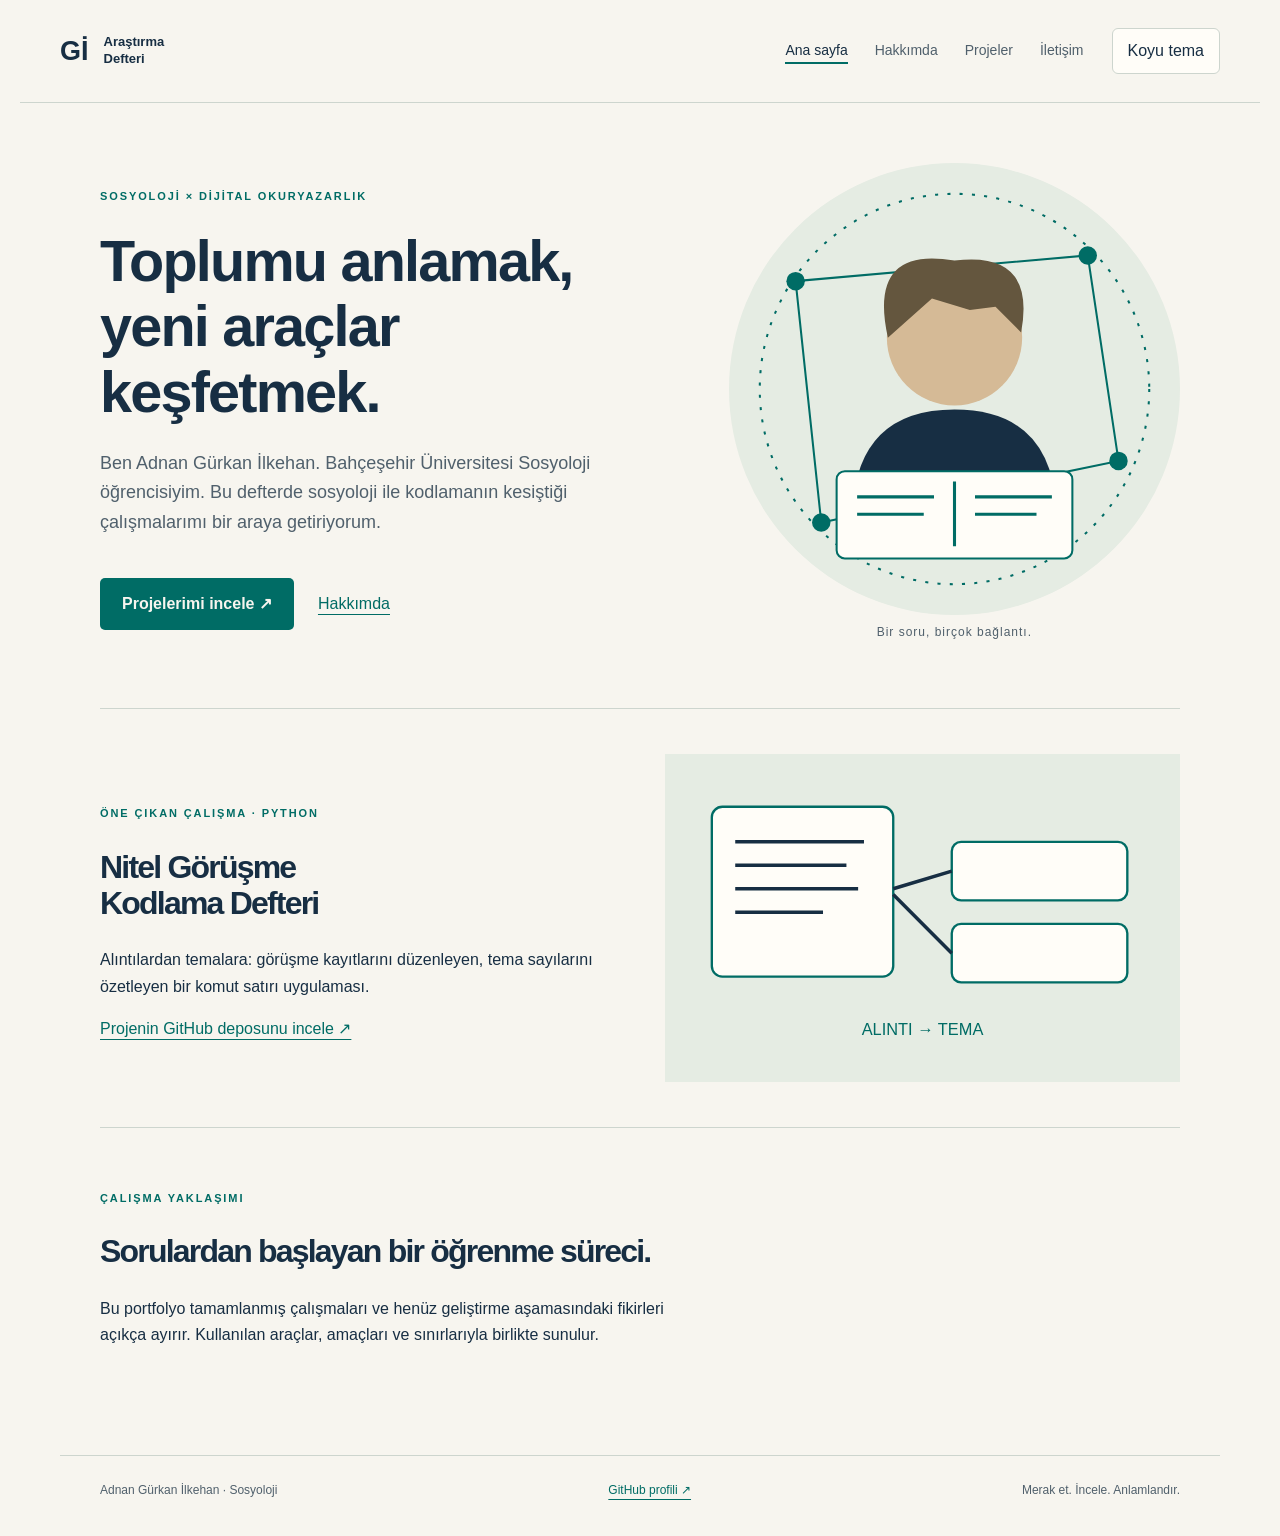
<file: index.html>
<!doctype html><html lang="tr"><head><meta charset="utf-8"><meta name="viewport" content="width=device-width, initial-scale=1"><meta name="description" content="Adnan Gürkan İlkehan'ın sosyoloji ve dijital çalışmalar portfolyosu."><title>Ana sayfa · Gürkan İlkehan</title><link rel="stylesheet" href="style.css"><script src="script.js" defer></script></head><body><a class="skip" href="#icerik">İçeriğe atla</a><header><a class="brand" href="index.html">Gİ<span>Araştırma Defteri</span></a><button class="menu" aria-expanded="false" aria-controls="gezinti" hidden>Menü</button><nav id="gezinti" aria-label="Ana gezinme"><a href="index.html" aria-current="page">Ana sayfa</a><a href="hakkimda.html">Hakkımda</a><a href="projeler.html">Projeler</a><a href="iletisim.html">İletişim</a></nav><button id="tema" type="button" aria-pressed="false" hidden>Koyu tema</button></header><main id="icerik"><section class="hero"><div><p class="eyebrow">SOSYOLOJİ × DİJİTAL OKURYAZARLIK</p><h1>Toplumu anlamak,<br>yeni araçlar keşfetmek.</h1><p class="lead">Ben Adnan Gürkan İlkehan. Bahçeşehir Üniversitesi Sosyoloji öğrencisiyim. Bu defterde sosyoloji ile kodlamanın kesiştiği çalışmalarımı bir araya getiriyorum.</p><a class="button" href="projeler.html">Projelerimi incele <span aria-hidden="true">↗</span></a><a class="textlink" href="hakkimda.html">Hakkımda</a></div><figure><img src="assets/avatar.svg" alt="Defter ve toplumsal bağlantılarla çevrelenmiş özgün insan avatarı" width="440" height="440"><figcaption>Bir soru, birçok bağlantı.</figcaption></figure></section><section class="feature"><div><p class="eyebrow">ÖNE ÇIKAN ÇALIŞMA · PYTHON</p><h2>Nitel Görüşme<br>Kodlama Defteri</h2><p>Alıntılardan temalara: görüşme kayıtlarını düzenleyen, tema sayılarını özetleyen bir komut satırı uygulaması.</p><a href="https://github.com/agi1505/sosyoloji-nitel-kodlama-defteri">Projenin GitHub deposunu incele ↗</a></div><img src="assets/kodlama.svg" alt="Kurgusal alıntıların eğitim ve eşitsizlik temalarına ayrılmasını gösteren şema" width="440" height="280"></section><section class="closing"><p class="eyebrow">ÇALIŞMA YAKLAŞIMI</p><h2>Sorulardan başlayan bir öğrenme süreci.</h2><p>Bu portfolyo tamamlanmış çalışmaları ve henüz geliştirme aşamasındaki fikirleri açıkça ayırır. Kullanılan araçlar, amaçları ve sınırlarıyla birlikte sunulur.</p></section></main><footer><span>Adnan Gürkan İlkehan · Sosyoloji</span><a href="https://github.com/agi1505">GitHub profili ↗</a><span>Merak et. İncele. Anlamlandır.</span></footer></body></html>
</file>
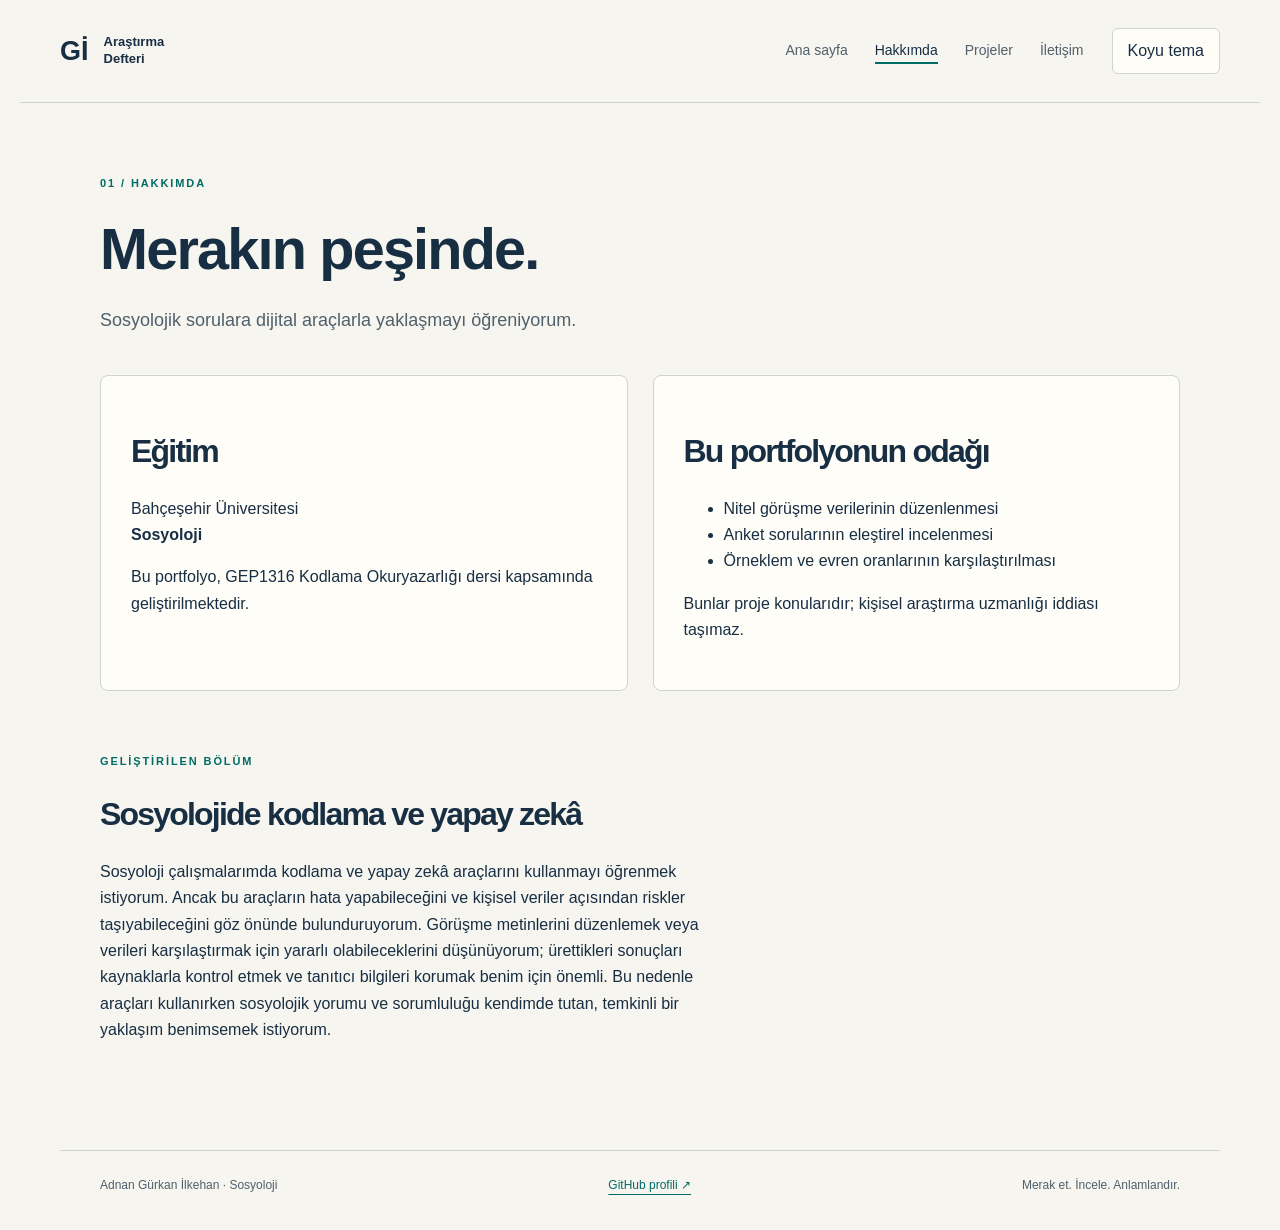
<file: hakkimda.html>
<!doctype html><html lang="tr"><head><meta charset="utf-8"><meta name="viewport" content="width=device-width, initial-scale=1"><meta name="description" content="Adnan Gürkan İlkehan'ın sosyoloji ve dijital çalışmalar portfolyosu."><title>Hakkımda · Gürkan İlkehan</title><link rel="stylesheet" href="style.css"><script src="script.js" defer></script></head><body><a class="skip" href="#icerik">İçeriğe atla</a><header><a class="brand" href="index.html">Gİ<span>Araştırma Defteri</span></a><button class="menu" aria-expanded="false" aria-controls="gezinti" hidden>Menü</button><nav id="gezinti" aria-label="Ana gezinme"><a href="index.html">Ana sayfa</a><a href="hakkimda.html" aria-current="page">Hakkımda</a><a href="projeler.html">Projeler</a><a href="iletisim.html">İletişim</a></nav><button id="tema" type="button" aria-pressed="false" hidden>Koyu tema</button></header><main id="icerik"><p class="eyebrow">01 / HAKKIMDA</p><h1>Merakın peşinde.</h1><p class="lead">Sosyolojik sorulara dijital araçlarla yaklaşmayı öğreniyorum.</p><div class="two"><section class="panel"><h2>Eğitim</h2><p>Bahçeşehir Üniversitesi<br><strong>Sosyoloji</strong></p><p>Bu portfolyo, GEP1316 Kodlama Okuryazarlığı dersi kapsamında geliştirilmektedir.</p></section><section class="panel"><h2>Bu portfolyonun odağı</h2><ul><li>Nitel görüşme verilerinin düzenlenmesi</li><li>Anket sorularının eleştirel incelenmesi</li><li>Örneklem ve evren oranlarının karşılaştırılması</li></ul><p>Bunlar proje konularıdır; kişisel araştırma uzmanlığı iddiası taşımaz.</p></section></div><section class="closing"><p class="eyebrow">GELİŞTİRİLEN BÖLÜM</p><h2>Sosyolojide kodlama ve yapay zekâ</h2><p>Sosyoloji çalışmalarımda kodlama ve yapay zekâ araçlarını kullanmayı öğrenmek istiyorum. Ancak bu araçların hata yapabileceğini ve kişisel veriler açısından riskler taşıyabileceğini göz önünde bulunduruyorum. Görüşme metinlerini düzenlemek veya verileri karşılaştırmak için yararlı olabileceklerini düşünüyorum; ürettikleri sonuçları kaynaklarla kontrol etmek ve tanıtıcı bilgileri korumak benim için önemli. Bu nedenle araçları kullanırken sosyolojik yorumu ve sorumluluğu kendimde tutan, temkinli bir yaklaşım benimsemek istiyorum.</p></section></main><footer><span>Adnan Gürkan İlkehan · Sosyoloji</span><a href="https://github.com/agi1505">GitHub profili ↗</a><span>Merak et. İncele. Anlamlandır.</span></footer></body></html>
</file>
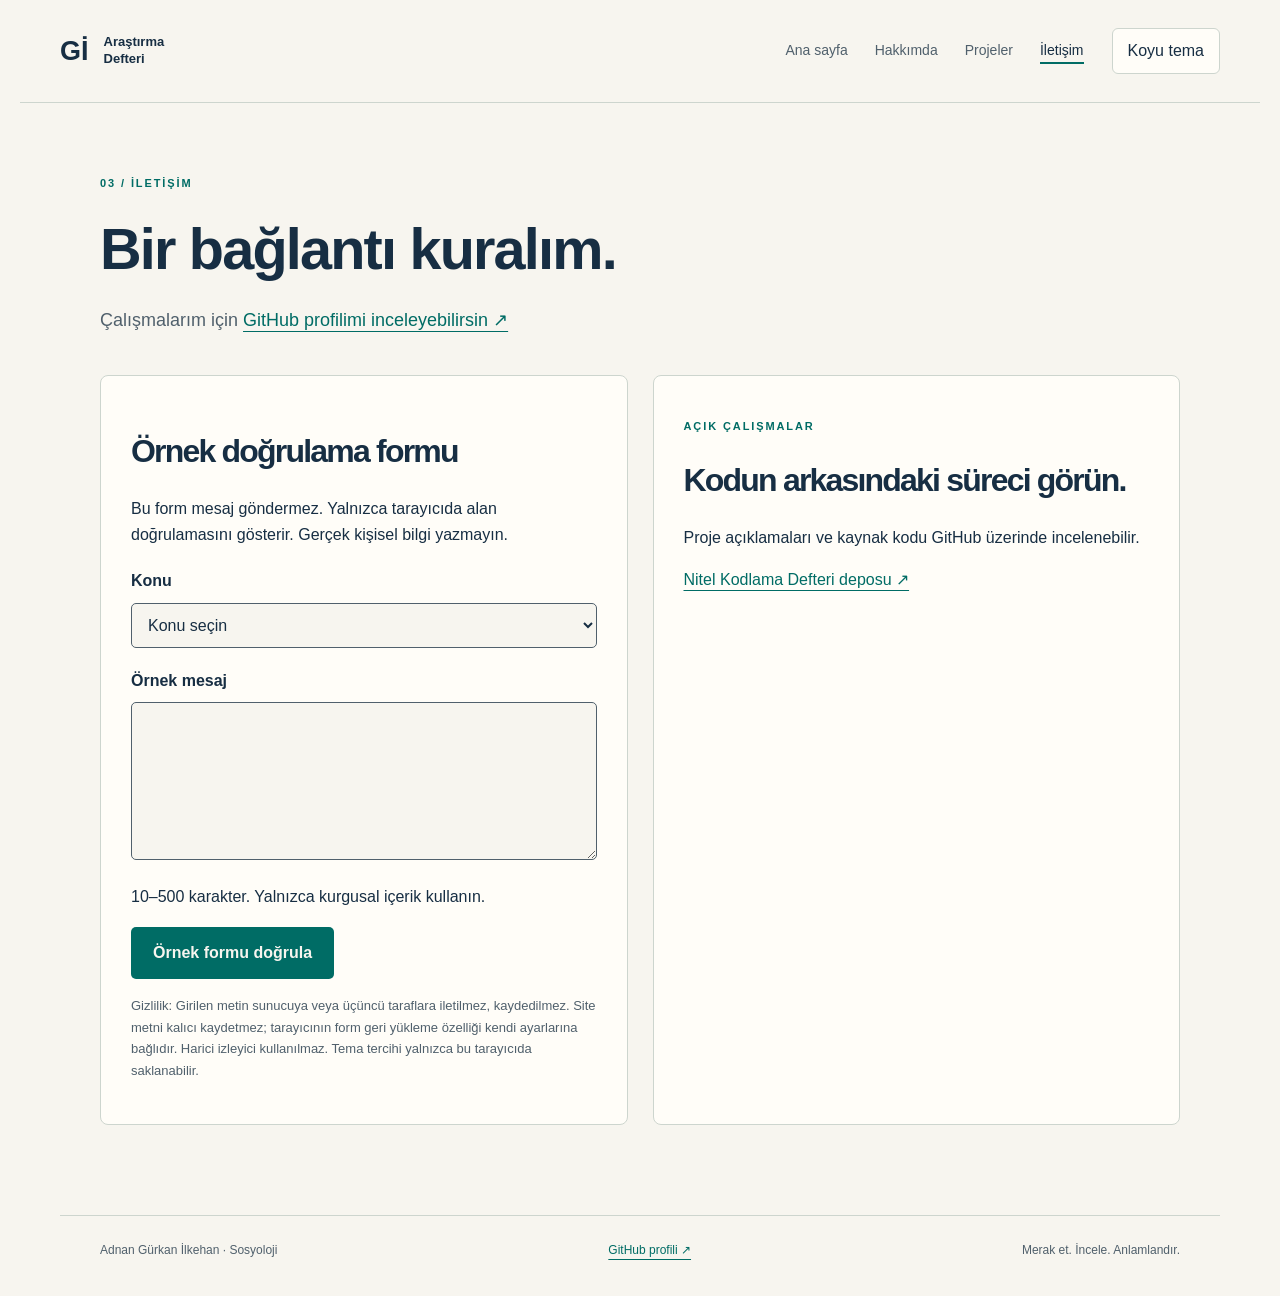
<file: iletisim.html>
<!doctype html><html lang="tr"><head><meta charset="utf-8"><meta name="viewport" content="width=device-width, initial-scale=1"><meta name="description" content="Adnan Gürkan İlkehan'ın sosyoloji ve dijital çalışmalar portfolyosu."><title>İletişim · Gürkan İlkehan</title><link rel="stylesheet" href="style.css"><script src="script.js" defer></script></head><body><a class="skip" href="#icerik">İçeriğe atla</a><header><a class="brand" href="index.html">Gİ<span>Araştırma Defteri</span></a><button class="menu" aria-expanded="false" aria-controls="gezinti" hidden>Menü</button><nav id="gezinti" aria-label="Ana gezinme"><a href="index.html">Ana sayfa</a><a href="hakkimda.html">Hakkımda</a><a href="projeler.html">Projeler</a><a href="iletisim.html" aria-current="page">İletişim</a></nav><button id="tema" type="button" aria-pressed="false" hidden>Koyu tema</button></header><main id="icerik"><p class="eyebrow">03 / İLETİŞİM</p><h1>Bir bağlantı kuralım.</h1><p class="lead">Çalışmalarım için <a href="https://github.com/agi1505">GitHub profilimi inceleyebilirsin ↗</a></p><div class="two"><section class="panel"><h2>Örnek doğrulama formu</h2><p>Bu form mesaj göndermez. Yalnızca tarayıcıda alan doğrulamasını gösterir. Gerçek kişisel bilgi yazmayın.</p><form autocomplete="off" id="ornek-form" novalidate><label for="konu">Konu</label><select id="konu" required aria-describedby="konu-hata"><option value="">Konu seçin</option><option>Proje hakkında</option><option>Genel geri bildirim</option></select><p class="error" id="konu-hata"></p><label for="mesaj">Örnek mesaj</label><textarea id="mesaj" rows="5" minlength="10" maxlength="500" required aria-describedby="mesaj-ipucu mesaj-hata"></textarea><p id="mesaj-ipucu">10–500 karakter. Yalnızca kurgusal içerik kullanın.</p><p class="error" id="mesaj-hata"></p><button class="button" type="submit" disabled>Örnek formu doğrula</button><p id="form-durum" role="status"></p><noscript>Formu doğrulamak için JavaScript açık olmalıdır.</noscript><p class="note">Gizlilik: Girilen metin sunucuya veya üçüncü taraflara iletilmez, kaydedilmez. Site metni kalıcı kaydetmez; tarayıcının form geri yükleme özelliği kendi ayarlarına bağlıdır. Harici izleyici kullanılmaz. Tema tercihi yalnızca bu tarayıcıda saklanabilir.</p></form></section><aside class="panel"><p class="eyebrow">AÇIK ÇALIŞMALAR</p><h2>Kodun arkasındaki süreci görün.</h2><p>Proje açıklamaları ve kaynak kodu GitHub üzerinde incelenebilir.</p><a href="https://github.com/agi1505/sosyoloji-nitel-kodlama-defteri">Nitel Kodlama Defteri deposu ↗</a></aside></div></main><footer><span>Adnan Gürkan İlkehan · Sosyoloji</span><a href="https://github.com/agi1505">GitHub profili ↗</a><span>Merak et. İncele. Anlamlandır.</span></footer></body></html>
</file>
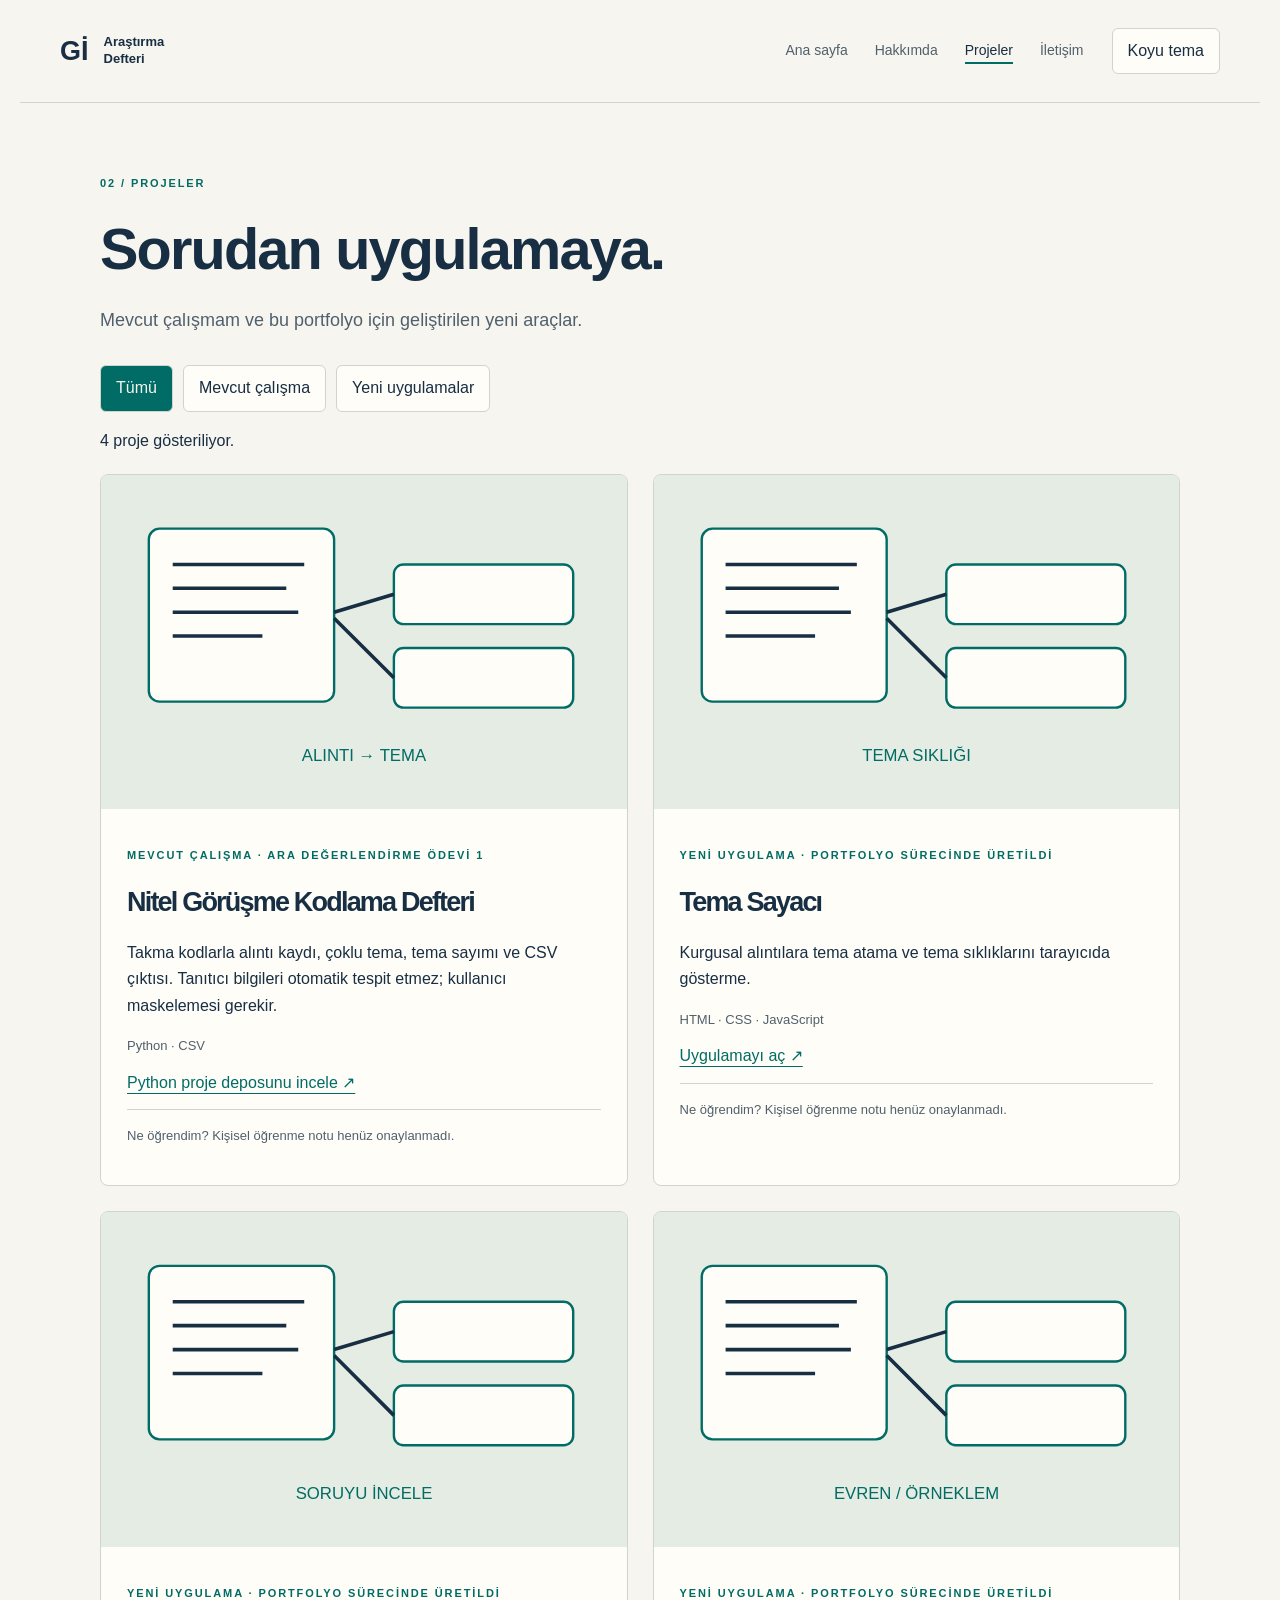
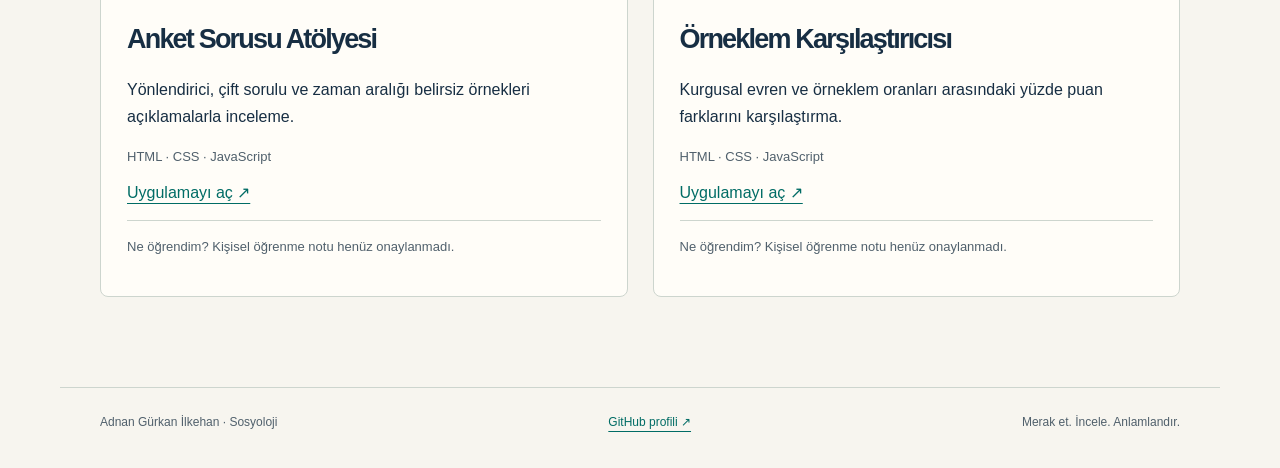
<file: projeler.html>
<!doctype html><html lang="tr"><head><meta charset="utf-8"><meta name="viewport" content="width=device-width, initial-scale=1"><meta name="description" content="Adnan Gürkan İlkehan'ın sosyoloji ve dijital çalışmalar portfolyosu."><title>Projeler · Gürkan İlkehan</title><link rel="stylesheet" href="style.css"><script src="script.js" defer></script></head><body><a class="skip" href="#icerik">İçeriğe atla</a><header><a class="brand" href="index.html">Gİ<span>Araştırma Defteri</span></a><button class="menu" aria-expanded="false" aria-controls="gezinti" hidden>Menü</button><nav id="gezinti" aria-label="Ana gezinme"><a href="index.html">Ana sayfa</a><a href="hakkimda.html">Hakkımda</a><a href="projeler.html" aria-current="page">Projeler</a><a href="iletisim.html">İletişim</a></nav><button id="tema" type="button" aria-pressed="false" hidden>Koyu tema</button></header><main id="icerik"><p class="eyebrow">02 / PROJELER</p><h1>Sorudan uygulamaya.</h1><p class="lead">Mevcut çalışmam ve bu portfolyo için geliştirilen yeni araçlar.</p><div class="filters" role="group" aria-label="Proje filtresi" hidden><button data-filter="all" aria-pressed="true">Tümü</button><button data-filter="python" aria-pressed="false">Mevcut çalışma</button><button data-filter="web" aria-pressed="false">Yeni uygulamalar</button></div><p id="sonuc" role="status">4 proje gösteriliyor.</p><div class="grid"><article class="card" data-kind="python"><img src="assets/kodlama.svg" alt="Nitel Görüşme Kodlama Defteri için özgün şematik proje görseli" width="440" height="280"><div><p class="eyebrow">MEVCUT ÇALIŞMA · ARA DEĞERLENDİRME ÖDEVİ 1</p><h2>Nitel Görüşme Kodlama Defteri</h2><p>Takma kodlarla alıntı kaydı, çoklu tema, tema sayımı ve CSV çıktısı. Tanıtıcı bilgileri otomatik tespit etmez; kullanıcı maskelemesi gerekir.</p><p class="tech">Python · CSV</p><a href="https://github.com/agi1505/sosyoloji-nitel-kodlama-defteri">Python proje deposunu incele ↗</a><p class="learning">Ne öğrendim? Kişisel öğrenme notu henüz onaylanmadı.</p></div></article><article class="card" data-kind="web"><img src="assets/tema.svg" alt="Tema Sayacı için özgün şematik proje görseli" width="440" height="280"><div><p class="eyebrow">YENİ UYGULAMA · PORTFOLYO SÜRECİNDE ÜRETİLDİ</p><h2>Tema Sayacı</h2><p>Kurgusal alıntılara tema atama ve tema sıklıklarını tarayıcıda gösterme.</p><p class="tech">HTML · CSS · JavaScript</p><a href="projeler/tema.html">Uygulamayı aç ↗</a><p class="learning">Ne öğrendim? Kişisel öğrenme notu henüz onaylanmadı.</p></div></article><article class="card" data-kind="web"><img src="assets/anket.svg" alt="Anket Sorusu Atölyesi için özgün şematik proje görseli" width="440" height="280"><div><p class="eyebrow">YENİ UYGULAMA · PORTFOLYO SÜRECİNDE ÜRETİLDİ</p><h2>Anket Sorusu Atölyesi</h2><p>Yönlendirici, çift sorulu ve zaman aralığı belirsiz örnekleri açıklamalarla inceleme.</p><p class="tech">HTML · CSS · JavaScript</p><a href="projeler/anket.html">Uygulamayı aç ↗</a><p class="learning">Ne öğrendim? Kişisel öğrenme notu henüz onaylanmadı.</p></div></article><article class="card" data-kind="web"><img src="assets/orneklem.svg" alt="Örneklem Karşılaştırıcısı için özgün şematik proje görseli" width="440" height="280"><div><p class="eyebrow">YENİ UYGULAMA · PORTFOLYO SÜRECİNDE ÜRETİLDİ</p><h2>Örneklem Karşılaştırıcısı</h2><p>Kurgusal evren ve örneklem oranları arasındaki yüzde puan farklarını karşılaştırma.</p><p class="tech">HTML · CSS · JavaScript</p><a href="projeler/orneklem.html">Uygulamayı aç ↗</a><p class="learning">Ne öğrendim? Kişisel öğrenme notu henüz onaylanmadı.</p></div></article></div></main><footer><span>Adnan Gürkan İlkehan · Sosyoloji</span><a href="https://github.com/agi1505">GitHub profili ↗</a><span>Merak et. İncele. Anlamlandır.</span></footer></body></html>
</file>
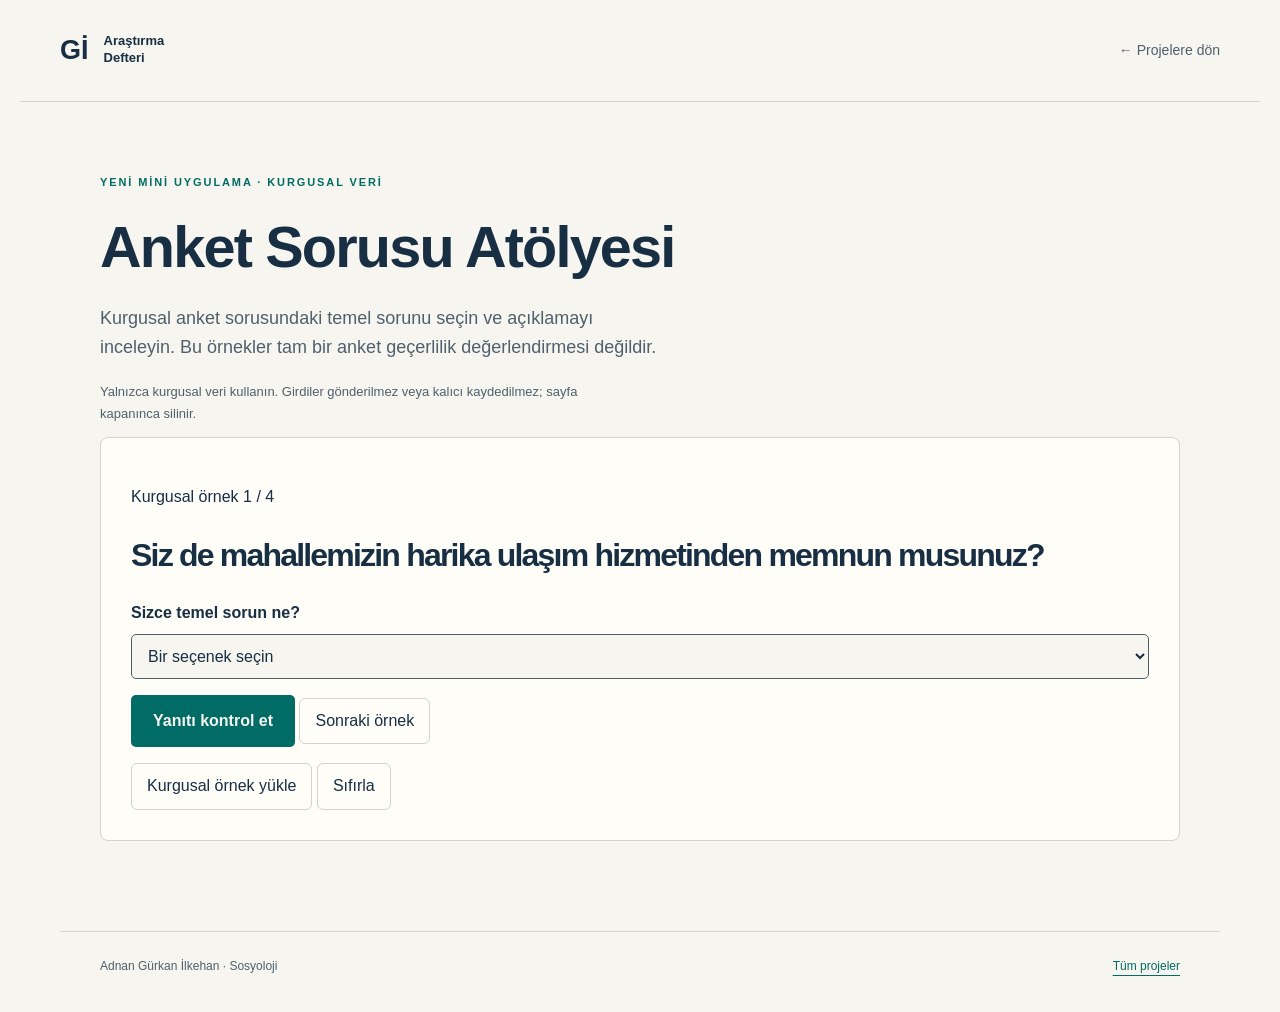
<file: projeler/anket.html>
<!doctype html><html lang="tr"><head><meta charset="utf-8"><meta name="viewport" content="width=device-width,initial-scale=1"><title>Anket Sorusu Atölyesi · Araştırma Defteri</title><link rel="stylesheet" href="../style.css"><script src="uygulamalar.js" defer></script></head><body data-app="anket"><a class="skip" href="#icerik">İçeriğe atla</a><header><a class="brand" href="../index.html">Gİ<span>Araştırma Defteri</span></a><nav aria-label="Uygulama gezinmesi"><a href="../projeler.html">← Projelere dön</a></nav></header><main id="icerik"><p class="eyebrow">YENİ MİNİ UYGULAMA · KURGUSAL VERİ</p><h1>Anket Sorusu Atölyesi</h1><p class="lead">Kurgusal anket sorusundaki temel sorunu seçin ve açıklamayı inceleyin. Bu örnekler tam bir anket geçerlilik değerlendirmesi değildir.</p><p class="note">Yalnızca kurgusal veri kullanın. Girdiler gönderilmez veya kalıcı kaydedilmez; sayfa kapanınca silinir.</p><section class="panel"><p id="ilerleme"></p><h2 id="soru"></h2><form autocomplete="off" id="anket-form"><label for="yanit">Sizce temel sorun ne?</label><select id="yanit" required><option value="">Bir seçenek seçin</option><option value="yon">Yönlendirici ifade</option><option value="cift">İki sorunun birleştirilmesi</option><option value="zaman">Belirsiz zaman aralığı</option><option value="uygun">Bu üç sorun açısından uygun</option></select><p><button class="button" type="submit">Yanıtı kontrol et</button> <button id="sonraki" type="button">Sonraki örnek</button></p></form><p id="durum" role="status"></p><button id="ornek" type="button">Kurgusal örnek yükle</button> <button id="sifirla" type="button">Sıfırla</button></section><noscript>Bu etkileşimli uygulama için JavaScript açık olmalıdır.</noscript></main><footer><span>Adnan Gürkan İlkehan · Sosyoloji</span><a href="../projeler.html">Tüm projeler</a></footer></body></html>
</file>
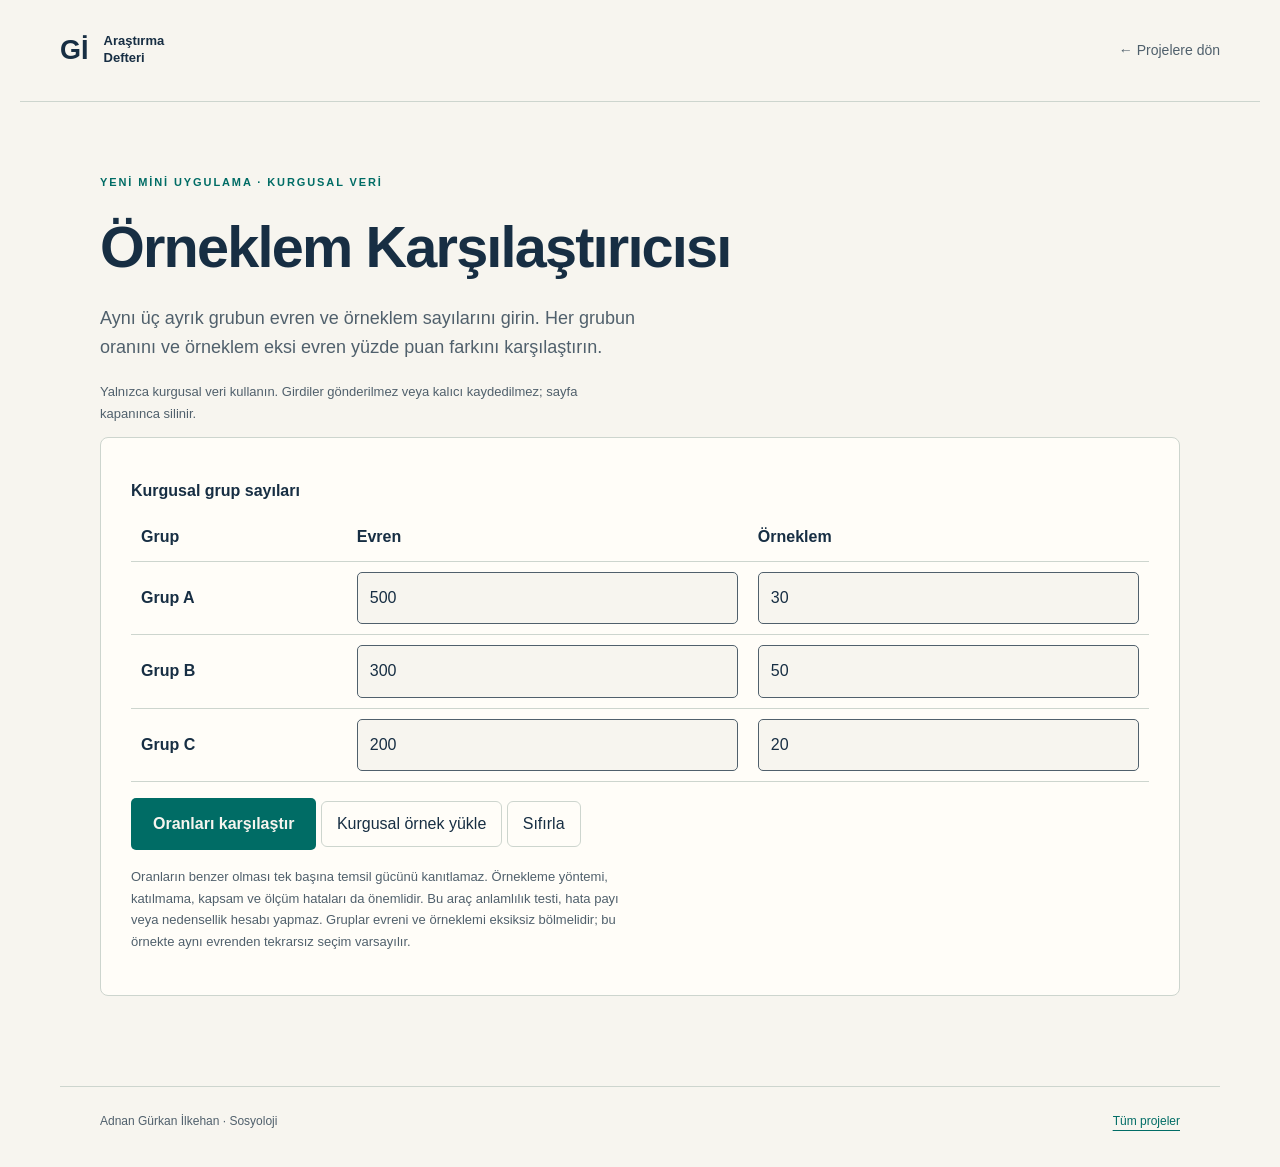
<file: projeler/orneklem.html>
<!doctype html><html lang="tr"><head><meta charset="utf-8"><meta name="viewport" content="width=device-width,initial-scale=1"><title>Örneklem Karşılaştırıcısı · Araştırma Defteri</title><link rel="stylesheet" href="../style.css"><script src="uygulamalar.js" defer></script></head><body data-app="orneklem"><a class="skip" href="#icerik">İçeriğe atla</a><header><a class="brand" href="../index.html">Gİ<span>Araştırma Defteri</span></a><nav aria-label="Uygulama gezinmesi"><a href="../projeler.html">← Projelere dön</a></nav></header><main id="icerik"><p class="eyebrow">YENİ MİNİ UYGULAMA · KURGUSAL VERİ</p><h1>Örneklem Karşılaştırıcısı</h1><p class="lead">Aynı üç ayrık grubun evren ve örneklem sayılarını girin. Her grubun oranını ve örneklem eksi evren yüzde puan farkını karşılaştırın.</p><p class="note">Yalnızca kurgusal veri kullanın. Girdiler gönderilmez veya kalıcı kaydedilmez; sayfa kapanınca silinir.</p><section class="panel"><form autocomplete="off" id="oran-form" novalidate><div class="table-wrap"><table><caption>Kurgusal grup sayıları</caption><thead><tr><th scope="col">Grup</th><th scope="col">Evren</th><th scope="col">Örneklem</th></tr></thead><tbody><tr><th scope="row">Grup A</th><td><label class="sr-only" for="e0">Grup A evren sayısı</label><input id="e0" type="number" min="0" max="1000000" step="1" required value="500"></td><td><label class="sr-only" for="o0">Grup A örneklem sayısı</label><input id="o0" type="number" min="0" max="1000000" step="1" required value="30"></td></tr><tr><th scope="row">Grup B</th><td><label class="sr-only" for="e1">Grup B evren sayısı</label><input id="e1" type="number" min="0" max="1000000" step="1" required value="300"></td><td><label class="sr-only" for="o1">Grup B örneklem sayısı</label><input id="o1" type="number" min="0" max="1000000" step="1" required value="50"></td></tr><tr><th scope="row">Grup C</th><td><label class="sr-only" for="e2">Grup C evren sayısı</label><input id="e2" type="number" min="0" max="1000000" step="1" required value="200"></td><td><label class="sr-only" for="o2">Grup C örneklem sayısı</label><input id="o2" type="number" min="0" max="1000000" step="1" required value="20"></td></tr></tbody></table></div><p><button class="button" type="submit">Oranları karşılaştır</button> <button id="ornek" type="button">Kurgusal örnek yükle</button> <button id="sifirla" type="button">Sıfırla</button></p><p id="durum" role="status"></p></form><div id="sonuclar"></div><p class="note">Oranların benzer olması tek başına temsil gücünü kanıtlamaz. Örnekleme yöntemi, katılmama, kapsam ve ölçüm hataları da önemlidir. Bu araç anlamlılık testi, hata payı veya nedensellik hesabı yapmaz. Gruplar evreni ve örneklemi eksiksiz bölmelidir; bu örnekte aynı evrenden tekrarsız seçim varsayılır.</p></section><noscript>Bu etkileşimli uygulama için JavaScript açık olmalıdır.</noscript></main><footer><span>Adnan Gürkan İlkehan · Sosyoloji</span><a href="../projeler.html">Tüm projeler</a></footer></body></html>
</file>
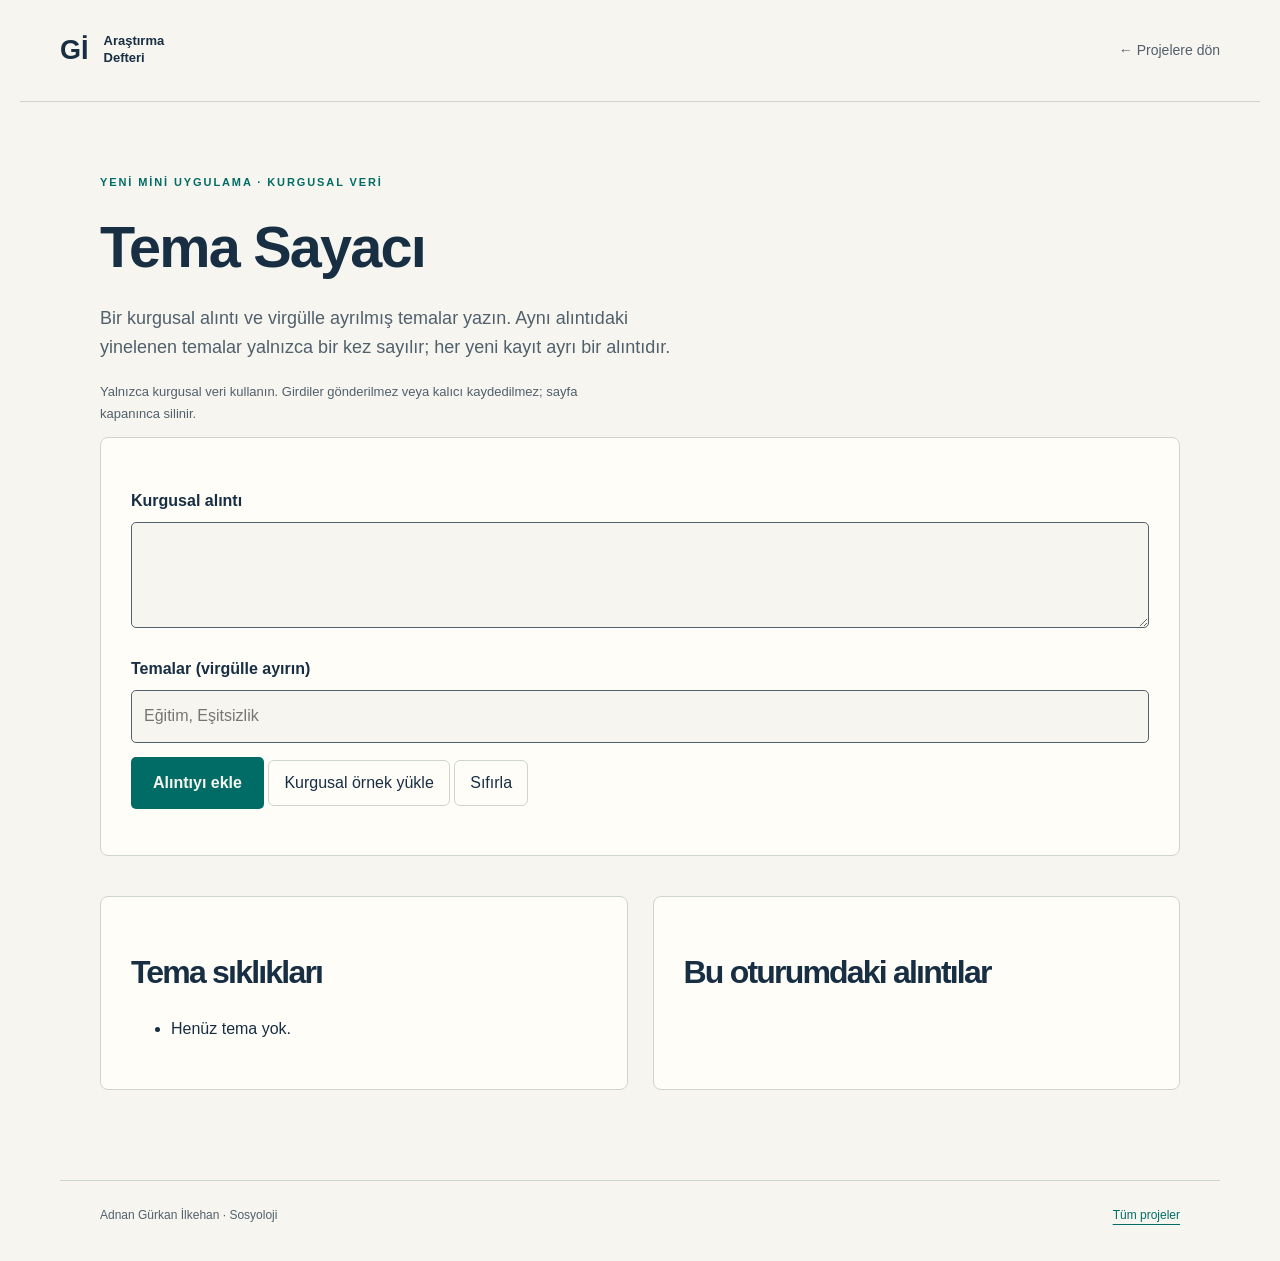
<file: projeler/tema.html>
<!doctype html><html lang="tr"><head><meta charset="utf-8"><meta name="viewport" content="width=device-width,initial-scale=1"><title>Tema Sayacı · Araştırma Defteri</title><link rel="stylesheet" href="../style.css"><script src="uygulamalar.js" defer></script></head><body data-app="tema"><a class="skip" href="#icerik">İçeriğe atla</a><header><a class="brand" href="../index.html">Gİ<span>Araştırma Defteri</span></a><nav aria-label="Uygulama gezinmesi"><a href="../projeler.html">← Projelere dön</a></nav></header><main id="icerik"><p class="eyebrow">YENİ MİNİ UYGULAMA · KURGUSAL VERİ</p><h1>Tema Sayacı</h1><p class="lead">Bir kurgusal alıntı ve virgülle ayrılmış temalar yazın. Aynı alıntıdaki yinelenen temalar yalnızca bir kez sayılır; her yeni kayıt ayrı bir alıntıdır.</p><p class="note">Yalnızca kurgusal veri kullanın. Girdiler gönderilmez veya kalıcı kaydedilmez; sayfa kapanınca silinir.</p><section class="panel"><form autocomplete="off" id="tema-form" novalidate><label for="alinti">Kurgusal alıntı</label><textarea id="alinti" aria-describedby="tema-hata" maxlength="1000" rows="3" required></textarea><label for="temalar">Temalar (virgülle ayırın)</label><input id="temalar" aria-describedby="tema-hata" maxlength="300" required placeholder="Eğitim, Eşitsizlik"><p id="tema-hata" class="error" role="alert"></p><button class="button" type="submit">Alıntıyı ekle</button> <button id="ornek" type="button">Kurgusal örnek yükle</button> <button id="sifirla" type="button">Sıfırla</button></form><p id="durum" role="status"></p></section><div class="two"><section class="panel"><h2>Tema sıklıkları</h2><ul id="sayilar"></ul></section><section class="panel"><h2>Bu oturumdaki alıntılar</h2><ol id="kayitlar"></ol></section></div><noscript>Bu etkileşimli uygulama için JavaScript açık olmalıdır.</noscript></main><footer><span>Adnan Gürkan İlkehan · Sosyoloji</span><a href="../projeler.html">Tüm projeler</a></footer></body></html>
</file>
<file: style.css>
:root{color-scheme:light;--bg:#f7f5ef;--paper:#fffdf8;--ink:#172e43;--muted:#50606c;--accent:#006c65;--line:#cdd5ce;--soft:#e6eee7}*{box-sizing:border-box}body{margin:0;background:var(--bg);color:var(--ink);font-family:-apple-system,BlinkMacSystemFont,"Segoe UI",sans-serif;line-height:1.65}body.dark{color-scheme:dark;--bg:#111f2b;--paper:#1c2e3c;--ink:#eff3ea;--muted:#bdcbd0;--accent:#8dd8c8;--line:#4d6470;--soft:#233b44}a{color:var(--accent);text-underline-offset:5px}button,input,select,textarea{font:inherit}button,a{touch-action:manipulation}button{cursor:pointer}a:focus-visible,button:focus-visible,select:focus-visible,textarea:focus-visible{outline:3px solid var(--accent);outline-offset:5px}.skip{position:absolute;left:20px;top:-100px;background:var(--paper);padding:12px;z-index:10}.skip:focus{top:10px}header{max-width:1240px;margin:auto;display:flex;align-items:center;gap:28px;padding:28px 40px;border-bottom:1px solid var(--line)}.brand{font-size:27px;font-weight:750;text-decoration:none;color:var(--ink);display:flex;align-items:center;gap:15px;margin-right:auto}.brand span{font-size:13px;max-width:85px;line-height:1.3}nav{display:flex;gap:27px}nav a{text-decoration:none;color:var(--muted);font-size:14px}nav a[aria-current]{color:var(--ink);border-bottom:2px solid var(--accent)}button{background:var(--paper);color:var(--ink);border:1px solid var(--line);border-radius:6px;padding:9px 15px}main{max-width:1160px;padding:60px 40px 90px;margin:auto;min-height:70vh}.eyebrow{font-size:11px;font-weight:700;letter-spacing:1.9px;color:var(--accent)}h1,h2{line-height:1.13;letter-spacing:-1.8px}h1{font-size:clamp(38px,4.5vw,62px);font-weight:650;margin:24px 0}h2{font-size:32px;font-weight:600}p{max-width:68ch}.lead{font-size:18px;color:var(--muted);max-width:57ch}.hero{display:grid;grid-template-columns:1.3fr 1fr;gap:42px;align-items:center;min-height:520px;padding-bottom:65px}.hero figure{margin:0;text-align:center}.hero img{width:100%;height:auto}.hero figcaption{font-size:12px;color:var(--muted);letter-spacing:1px}.button{display:inline-block;background:var(--accent);color:var(--bg);border:0;text-decoration:none;padding:13px 22px;border-radius:5px;font-weight:600}.hero .button{margin-top:22px}.textlink{margin-left:24px}.feature{border-top:1px solid var(--line);border-bottom:1px solid var(--line);display:grid;grid-template-columns:1fr 1fr;gap:50px;align-items:center;padding:45px 0}.feature img{width:100%;height:auto}.closing{padding-top:50px}.two,.grid{display:grid;grid-template-columns:1fr 1fr;gap:25px;margin-top:40px}.panel{padding:30px;background:var(--paper);border:1px solid var(--line);border-radius:8px}.grid{margin-top:20px}.card{background:var(--paper);border:1px solid var(--line);border-radius:8px;overflow:hidden}.card>div{padding:26px}.card img{width:100%;height:auto;display:block}.card h2{font-size:27px}.tech,.note,.learning{font-size:13px;color:var(--muted)}.learning{border-top:1px solid var(--line);padding-top:15px}.filters{display:flex;flex-wrap:wrap;gap:10px;margin-top:30px}.filters button[aria-pressed=true]{background:var(--accent);color:var(--bg)}label{display:block;font-weight:600;margin:20px 0 8px}textarea,select{width:100%;padding:12px;background:var(--bg);color:var(--ink);border:1px solid var(--muted);border-radius:5px}textarea{resize:vertical}.error{color:#a22924;font-size:14px}body.dark .error{color:#ffb8ad}[aria-invalid=true]{border:2px solid #b33b32}footer{max-width:1160px;margin:auto;border-top:1px solid var(--line);padding:25px 40px 35px;display:flex;justify-content:space-between;gap:20px;font-size:12px;color:var(--muted)}[hidden]{display:none!important}@media(max-width:1000px){header{padding:22px 26px;gap:17px}nav{gap:15px}.hero{gap:18px}main{padding:45px 28px}.brand span{display:none}footer{padding:25px 28px}}@media(max-width:650px){header{flex-wrap:wrap;padding:20px}.menu:not([hidden]){display:block}nav{width:100%;order:4;flex-direction:column;gap:0}body.enhanced nav:not(.open){display:none}nav a{padding:12px 0}.hero,.feature,.two,.grid{grid-template-columns:1fr}.hero{min-height:auto;padding-bottom:35px}.hero figure{max-width:300px;margin:10px auto}.feature{gap:15px}.feature img{max-width:420px}main{padding:30px 20px 55px}h1{letter-spacing:-1.2px}.lead{font-size:17px}.panel{padding:22px}.textlink{margin-left:15px}footer{padding:22px 20px;flex-direction:column;gap:8px}}
input{width:100%;padding:12px;background:var(--bg);color:var(--ink);border:1px solid var(--muted);border-radius:5px}input:focus-visible{outline:3px solid var(--accent);outline-offset:4px}.sr-only{position:absolute;width:1px;height:1px;padding:0;margin:-1px;overflow:hidden;clip-path:inset(50%);white-space:nowrap}.table-wrap{overflow-x:auto}table{width:100%;border-collapse:collapse}th,td{padding:10px;text-align:left;border-bottom:1px solid var(--line)}caption{text-align:left;font-weight:600;padding:10px 0}td input{min-width:85px}#kayitlar li{overflow-wrap:anywhere}

/* Menü düğmesi masaüstünde gereksiz bir aç/kapa durumu sunmaz. */
@media(min-width:651px){.menu{display:none}}
button:disabled{cursor:default;opacity:.65}
</file>
